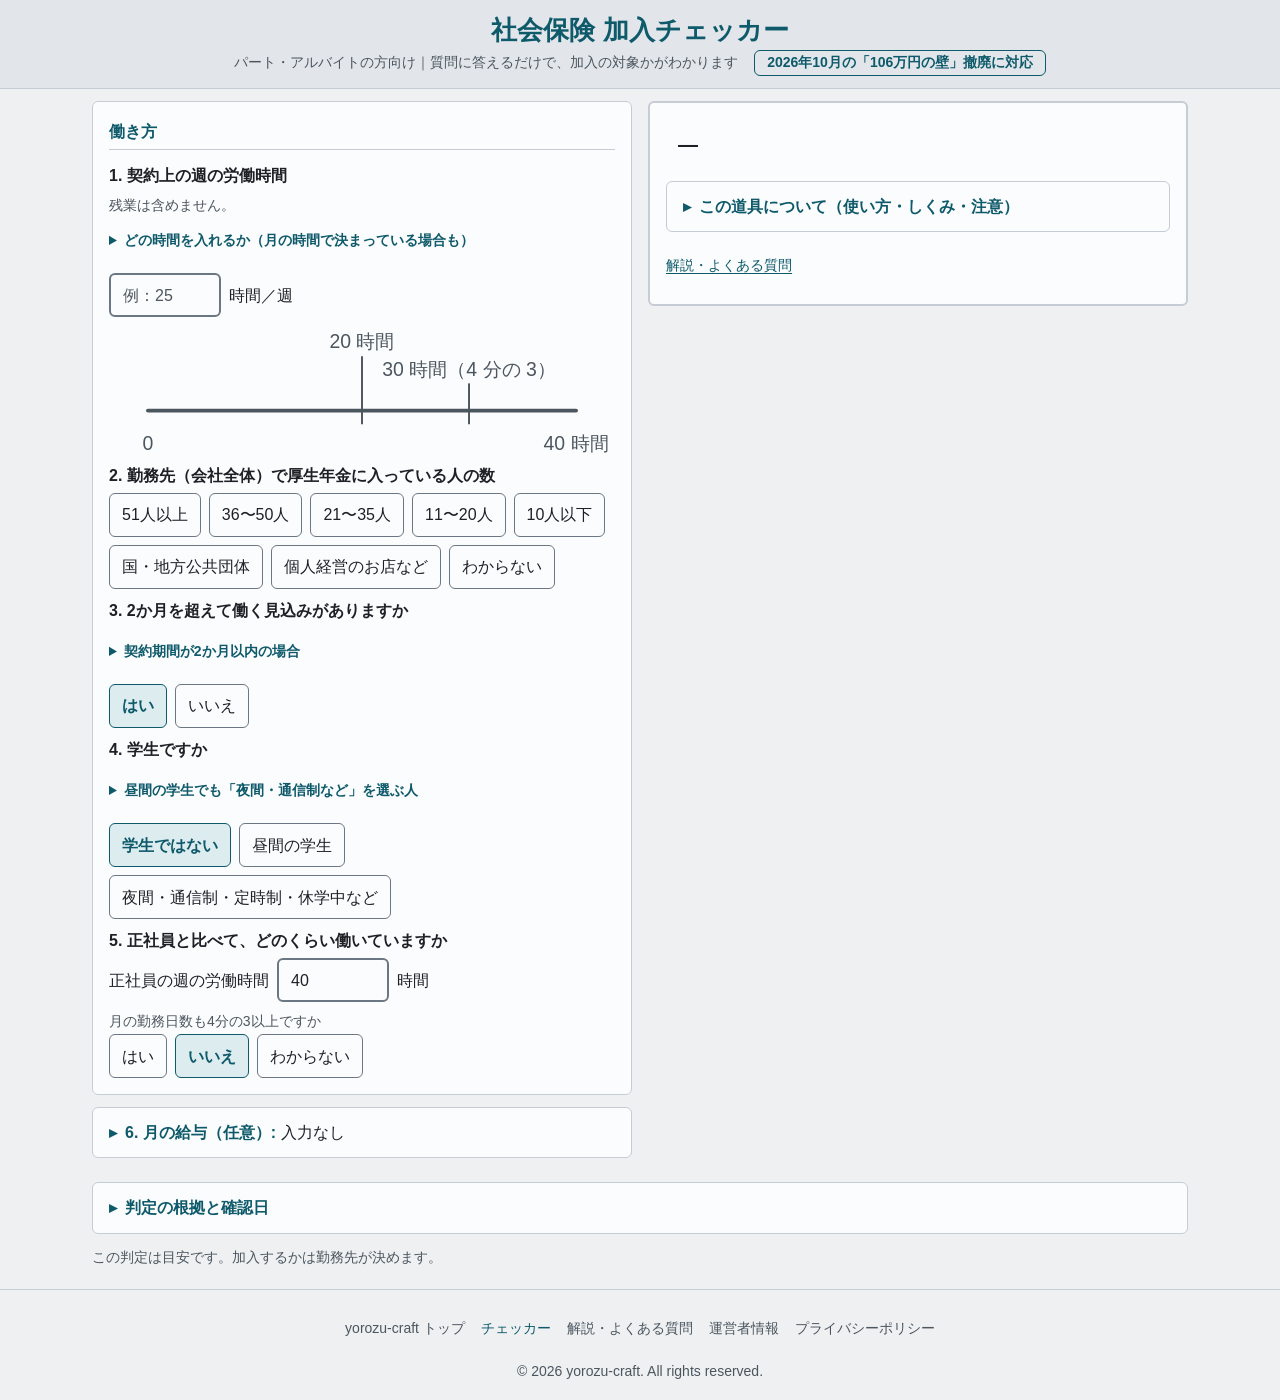
<file: index.html>
<!DOCTYPE html>
<html lang="ja">
<head>
  <meta charset="UTF-8">
  <meta name="viewport" content="width=device-width, initial-scale=1.0">
  <title>社会保険 加入チェッカー｜2026年10月の適用拡大・106万円の壁撤廃に対応</title>
  <meta name="description" content="パート・アルバイトの方が、自分が社会保険（厚生年金・健康保険）の加入対象かを質問に答えるだけで確認できる無料ツール。2026年10月の賃金要件（106万円の壁）撤廃と、2027年以降の企業規模要件の縮小に対応。保険料の目安も表示します。">
  <meta name="keywords" content="社会保険,加入条件,パート,アルバイト,106万円の壁,撤廃,2026年10月,適用拡大,週20時間,厚生年金,健康保険">
  <meta name="author" content="yorozu-craft">
  <meta name="robots" content="index, follow">
  <link rel="canonical" href="https://yorozu-craft.com/shaho-check/">

  <meta property="og:title" content="社会保険 加入チェッカー｜2026年10月の適用拡大に対応">
  <meta property="og:description" content="パート・アルバイトの方が、自分が社会保険の加入対象かを質問に答えるだけで確認できる無料ツール。106万円の壁の撤廃に対応。">
  <meta property="og:type" content="website">
  <meta property="og:url" content="https://yorozu-craft.com/shaho-check/">
  <meta property="og:site_name" content="yorozu-craft">
  <meta property="og:locale" content="ja_JP">
  <meta property="og:image" content="https://yorozu-craft.com/shaho-check/og-image.png">
  <meta property="og:image:width" content="1200">
  <meta property="og:image:height" content="630">
  <meta name="twitter:card" content="summary_large_image">
  <meta name="theme-color" content="#eef0f2" media="(prefers-color-scheme: light)">
  <meta name="theme-color" content="#15191d" media="(prefers-color-scheme: dark)">

  <script type="application/ld+json">
  {
    "@context": "https://schema.org",
    "@type": "WebApplication",
    "name": "社会保険 加入チェッカー",
    "description": "パート・アルバイトの方が、社会保険（厚生年金・健康保険）の加入対象かを確認できる無料ツール。2026年10月の賃金要件撤廃と企業規模要件の段階的な縮小に対応。",
    "url": "https://yorozu-craft.com/shaho-check/",
    "applicationCategory": "UtilitiesApplication",
    "operatingSystem": "All",
    "offers": { "@type": "Offer", "price": "0", "priceCurrency": "JPY" },
    "inLanguage": "ja"
  }
  </script>

  <!-- Google AdSense: サイト所有確認の meta だけ（広告の script は外した。yorozu-plans D863） -->
  <meta name="google-adsense-account" content="ca-pub-5375267956079717">

  <link rel="icon" href="./favicon.svg" type="image/svg+xml">
  <link rel="manifest" href="/manifest.webmanifest">
  <link rel="stylesheet" href="./style.css">
</head>
<body>

  <!-- 上端の固定バー（SCREEN.md 1.1・D59）。判定が出て、結果が画面の外にあるときだけ screen.js が出す。読み込み時は hidden -->
  <div class="fixed-bar" id="fixbar" role="status" hidden>
    <a href="#result"><span id="fixbar-text"></span> ▸ 結果へ</a>
  </div>

  <header class="app-header">
    <h1>社会保険 加入チェッカー</h1>
    <p class="subtitle">パート・アルバイトの方向け｜質問に答えるだけで、加入の対象かがわかります</p>
    <span class="badge">2026年10月の「106万円の壁」撤廃に対応</span>
  </header>

  <main class="app-main">

    <!-- 画面の骨組み「入力 → 結果」（yorozu-plans の docs/SCREEN.md 1.1）。1〜5 の質問 → 判定の結果 → 6（任意）の details -->
    <form id="check-form" novalidate>
      <fieldset class="card req">
      <legend>働き方</legend>

      <!-- 1. 週の労働時間 -->
      <div class="q">
        <label class="q-title" for="weekly-hours">1. 契約上の週の労働時間</label>
        <p class="hint">残業は含めません。</p>
        <details class="more"><summary>どの時間を入れるか（月の時間で決まっている場合も）</summary><p class="hint">雇用契約書か労働条件通知書に書かれている時間です。月の時間で決まっているときは「月の時間 × 12 ÷ 52」で週に直します。</p></details>
        <div class="num-row">
          <input type="number" id="weekly-hours" name="weeklyHours" min="0" max="80" step="0.5" inputmode="decimal" placeholder="例：25">
          <span>時間／週</span>
        </div>
        <!-- 週の労働時間の線（app.js の renderHoursLine。境目は ShahoJudge.hoursLines。字は数字と単位だけ。画面だけで紙に出さない） -->
        <div id="hours-line" class="hours-line"></div>
      </div>

      <!-- 2. 勤務先の規模 -->
      <fieldset class="q">
        <legend>2. 勤務先（会社全体）で厚生年金に入っている人の数</legend>
        <div class="choices">
          <label><input type="radio" name="employer" value="51+">51人以上</label>
          <label><input type="radio" name="employer" value="36-50">36〜50人</label>
          <label><input type="radio" name="employer" value="21-35">21〜35人</label>
          <label><input type="radio" name="employer" value="11-20">11〜20人</label>
          <label><input type="radio" name="employer" value="1-10">10人以下</label>
          <label><input type="radio" name="employer" value="public">国・地方公共団体</label>
          <label><input type="radio" name="employer" value="sole">個人経営のお店など</label>
          <label><input type="radio" name="employer" value="unknown">わからない</label>
        </div>
      </fieldset>

      <!-- 3. 雇用期間 -->
      <fieldset class="q">
        <legend>3. 2か月を超えて働く見込みがありますか</legend>
        <details class="more"><summary>契約期間が2か月以内の場合</summary><p class="hint">「更新する場合がある」と書かれていれば「はい」です。</p></details>
        <div class="choices">
          <label><input type="radio" name="overTwoMonths" value="yes" checked>はい</label>
          <label><input type="radio" name="overTwoMonths" value="no">いいえ</label>
        </div>
      </fieldset>

      <!-- 4. 学生 -->
      <fieldset class="q">
        <legend>4. 学生ですか</legend>
        <details class="more"><summary>昼間の学生でも「夜間・通信制など」を選ぶ人</summary><p class="hint">卒業後も同じ職場で働く予定の人、社会人大学院生などです。</p></details>
        <div class="choices">
          <label><input type="radio" name="student" value="none" checked>学生ではない</label>
          <label><input type="radio" name="student" value="daytime">昼間の学生</label>
          <label><input type="radio" name="student" value="other">夜間・通信制・定時制・休学中など</label>
        </div>
      </fieldset>

      <!-- 5. 4分の3基準 -->
      <fieldset class="q">
        <legend>5. 正社員と比べて、どのくらい働いていますか</legend>
        <div class="num-row">
          <label for="fulltime-hours">正社員の週の労働時間</label>
          <input type="number" id="fulltime-hours" name="fullTimeHours" min="1" max="80" step="0.5" value="40" inputmode="decimal">
          <span>時間</span>
        </div>
        <p class="sub-q">月の勤務日数も4分の3以上ですか</p>
        <div class="choices">
          <label><input type="radio" name="daysThreeQuarter" value="yes">はい</label>
          <label><input type="radio" name="daysThreeQuarter" value="no" checked>いいえ</label>
          <label><input type="radio" name="daysThreeQuarter" value="unknown">わからない</label>
        </div>
      </fieldset>
      </fieldset>
    </form>

    <!-- 結果（入力に合わせて自動で更新）。必須の 2 問（1 と 2）に答えるまでは「—」 -->
    <section id="result" class="card result result-card" tabindex="-1" aria-live="polite">
      <p id="result-title" class="result-title">—</p>
      <div id="result-body" hidden>
      <!-- 規模の条件が下がる年表と、勤務先が対象に入る節目（app.js の renderTimeline。字は足さない） -->
      <div id="nenpyo" class="nenpyo"></div>
      <h3>判定の理由</h3>
      <ul id="result-reasons"></ul>
      <div id="result-notes-wrap">
        <h3>あわせて確認してください</h3>
        <ul id="result-notes"></ul>
      </div>
      <div id="premium-wrap" hidden>
        <h3>保険料の目安（本人負担・月額）</h3>
        <table class="premium">
          <tbody>
            <tr><th>厚生年金</th><td id="p-pension"></td></tr>
            <tr><th>健康保険</th><td id="p-health"></td></tr>
            <tr><th><a href="../seido-keisan/shienkin/">子ども・子育て支援金</a></th><td id="p-kosodate"></td></tr>
            <tr class="total"><th>合計</th><td id="p-total"></td></tr>
          </tbody>
        </table>
        <p class="small">標準報酬月額の等級（<span id="p-grade"></span>）と<span id="rates-asof"></span>時点の料率で計算。<strong>40〜64歳は介護保険料が加わります。</strong></p>
        <details class="more">
          <summary>計算のしかたと保険料調整制度</summary>
          <p class="small">月の給与を標準報酬月額の等級に当てはめ、等級の額 × 料率 ÷ 2（本人負担）。実際の等級は勤務先が届け出る額で決まります。料率は厚生年金 18.3%、健康保険 9.9%（協会けんぽの全国平均。都道府県や加入する健康保険で違います）、子ども・子育て支援金 0.23%。等級は協会けんぽ・日本年金機構の保険料額表のとおりで、1円未満は50銭以下を切り捨て、50銭を超えると切り上げています。</p>
          <p class="small">勤務先が「保険料調整制度」を使う場合、新たに加入した人の保険料負担が通算3年間軽くなります（軽くなる割合は月収によって異なり、3年目は半分になります）。使うかどうかは勤務先が決めます。</p>
          <ul id="premium-sources" class="sources"></ul>
        </details>
      </div>
      </div>
      <!-- about-tool: 道具の説明（使い方ページの要約。WRITING 1 章） -->
      <details class="about-tool card opt no-print" id="about-tool">
        <summary>この道具について（使い方・しくみ・注意）</summary>
        <h3>社会保険 加入チェッカーでわかること</h3>
        <p>パート・アルバイトの人が、勤め先の社会保険（厚生年金・健康保険）に加入する対象かを、質問に答えて確かめます。2026 年 10 月から「月額賃金 8.8 万円以上」（106 万円の壁）の条件はなくなりました（最低賃金の減額の特例を受けていて月の賃金が8.8万円未満の人を除く）。</p>
        <h3>使い方の要点</h3>
        <ul>
          <li>契約上の週の労働時間・働く見込みの期間・学生かどうか・勤め先の人数に答えます。</li>
          <li>対象になる場合は、加入したときの保険料の目安も出します。</li>
        </ul>
        <h3>しくみ</h3>
        <p>残る条件は、週の労働時間が 20 時間以上、2 か月を超えて働く見込み、学生ではない、勤め先が厚生年金に入っている人が一定の人数以上の会社、の 4 つです。会社の人数の条件は 2035 年 10 月までに段階的になくなります。</p>
        <h3>注意</h3>
        <p>正社員の所定労働時間・日数の 4 分の 3 以上働いている人は、ほかの条件に関係なく対象です。130 万円の壁（配偶者の扶養）は別の仕組みです。</p>
      </details>
      <!-- /about-tool -->

      <p class="small guide-link"><a href="./guide.html">解説・よくある質問</a></p>
    </section>

    <!-- 6. 保険料の目安（任意）。結果の後ろの details（SCREEN.md 1.1 の 4）。入力欄は form 属性で check-form に入れる -->
    <details class="card opt" id="opt-wage">
      <summary>6. 月の給与（任意）: <span class="opt-state"></span></summary>
      <div class="q">
        <label class="q-title" for="monthly-wage">6. 月の給与（任意・保険料の目安を出すため）</label>
        <p class="hint">通勤手当や毎月の手当を含めた、1か月の給与の総額です（賞与は除きます）。</p>
        <div class="num-row">
          <input type="number" id="monthly-wage" name="monthlyWage" form="check-form" min="0" step="1000" inputmode="numeric" placeholder="例：100000">
          <span>円／月</span>
        </div>
      </div>
    </details>

    <!-- 判定の根拠と確認日は details に（WRITING.md: 条文・出典の列挙は折りたたむ）。確認日から 6 か月たった注意は、閉じていても見えるよう外に出す -->
    <p id="stale-warning" class="stale" hidden>最終確認日から6か月以上たちました。下の公式ページで確かめてください。</p>
    <details class="card opt basis" id="basis">
      <summary id="basis-heading">判定の根拠と確認日</summary>
      <p>根拠: 令和7年年金制度改正法（2025年6月13日成立）、日本年金機構・厚生労働省の公式ページ。最終確認日 <time id="checked-date"></time>。</p>
      <dl class="info-list">
        <dt>根拠となる法律</dt>
        <dd>社会経済の変化を踏まえた年金制度の機能強化のための国民年金法等の一部を改正する等の法律（令和7年年金制度改正法。2025年6月13日成立）</dd>
        <dt>主な改正</dt>
        <dd>2026年10月：月額賃金8.8万円以上の条件を撤廃<br>2027年10月〜2035年10月：会社の規模の条件を段階的に縮小・撤廃</dd>
      </dl>
      <ul id="sources" class="sources"></ul>
    </details>

    <p class="disclaimer">
      この判定は目安です。加入するかは勤務先が決めます。
    </p>

  </main>

  <footer class="app-footer">
    <nav class="footer-nav" aria-label="フッターナビゲーション">
      <ul>
        <li><a href="../">yorozu-craft トップ</a></li>
        <li><a href="./" aria-current="page">チェッカー</a></li>
        <li><a href="./guide.html">解説・よくある質問</a></li>
        <li><a href="../about.html">運営者情報</a></li>
        <li><a href="../privacy-policy.html">プライバシーポリシー</a></li>
      </ul>
    </nav>
    <p>&copy; 2026 yorozu-craft. All rights reserved.</p>
  </footer>

  <script src="./used.js"></script>
  <script src="./judge.js"></script>
  <script src="./screen.js"></script>
  <script src="./app.js"></script>
  <!-- Cloudflare Web Analytics（Cookie を使わないアクセス解析） --><script type='module' src='https://static.cloudflareinsights.com/beacon.min.js' data-cf-beacon='{"token": "b79bf821e1fd4b6683866d493b1de426"}'></script><!-- End Cloudflare Web Analytics -->
</body>
</html>
</file>
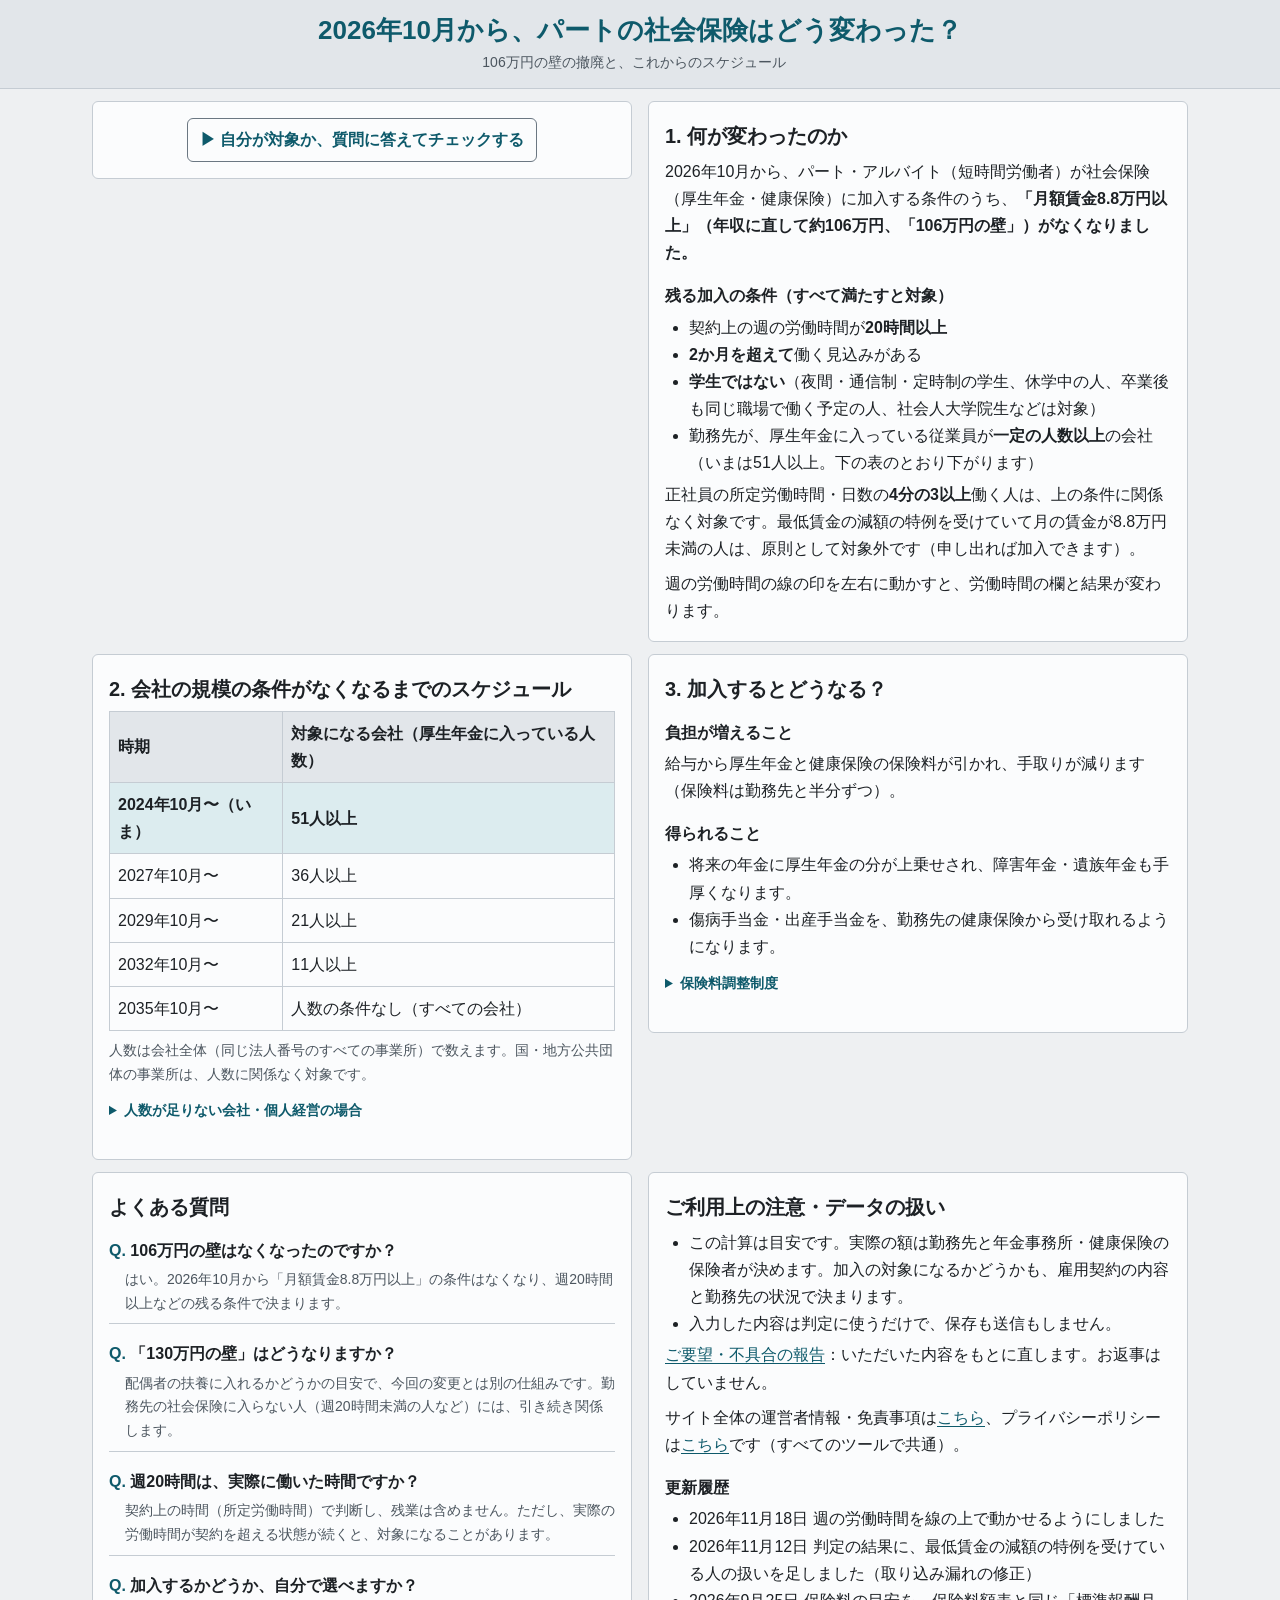
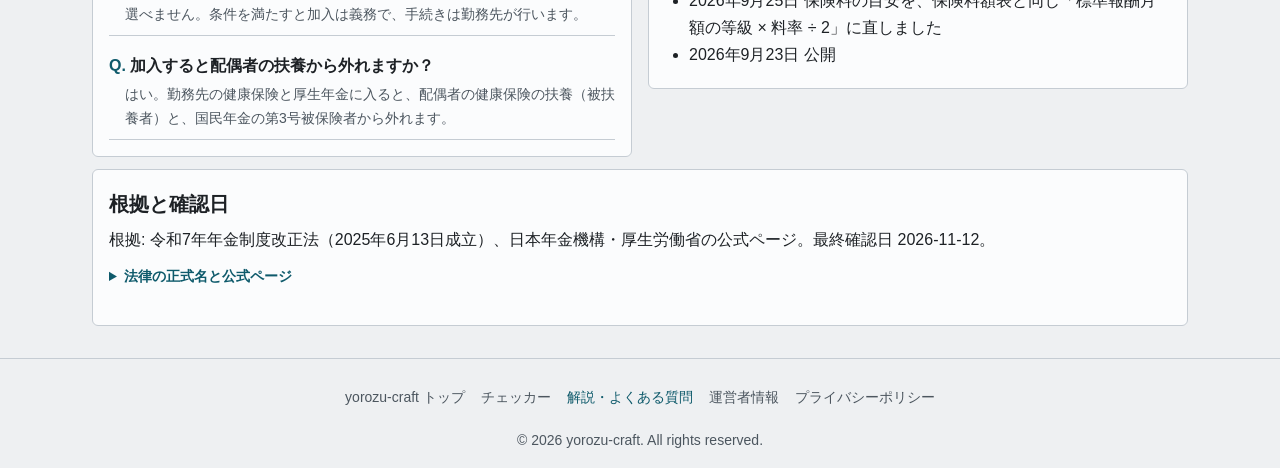
<file: guide.html>
<!DOCTYPE html>
<html lang="ja">
<head>
  <meta charset="UTF-8">
  <meta name="viewport" content="width=device-width, initial-scale=1.0">
  <title>2026年10月からパートの社会保険はどう変わった？106万円の壁の撤廃と今後のスケジュール｜社会保険 加入チェッカー</title>
  <meta name="description" content="2026年10月、パート・アルバイトの社会保険の加入条件から「月8.8万円（106万円の壁）」がなくなりました。残る条件、会社の規模の要件が2035年までに段階的になくなるスケジュール、加入するとどうなるか。">
  <meta name="robots" content="index, follow">
  <link rel="canonical" href="https://yorozu-craft.com/shaho-check/guide.html">

  <meta property="og:title" content="2026年10月からパートの社会保険はどう変わった？106万円の壁の撤廃と今後のスケジュール">
  <meta property="og:description" content="106万円の壁の撤廃、残る加入条件、会社の規模の要件がなくなるまでのスケジュールを解説。">
  <meta property="og:type" content="article">
  <meta property="og:url" content="https://yorozu-craft.com/shaho-check/guide.html">
  <meta property="og:site_name" content="yorozu-craft">
  <meta property="og:locale" content="ja_JP">
  <meta property="og:image" content="https://yorozu-craft.com/shaho-check/og-image.png">
  <meta property="og:image:width" content="1200">
  <meta property="og:image:height" content="630">
  <meta name="twitter:card" content="summary_large_image">

  <script type="application/ld+json">
  {
    "@context": "https://schema.org",
    "@type": "FAQPage",
    "mainEntity": [
      {
        "@type": "Question",
        "name": "106万円の壁はなくなったのですか？",
        "acceptedAnswer": { "@type": "Answer", "text": "はい。2026年10月から「月額賃金8.8万円以上」の条件はなくなり、週20時間以上などの残る条件で決まります。" }
      },
      {
        "@type": "Question",
        "name": "「130万円の壁」はどうなりますか？",
        "acceptedAnswer": { "@type": "Answer", "text": "配偶者の扶養に入れるかどうかの目安で、今回の変更とは別の仕組みです。勤務先の社会保険に入らない人（週20時間未満の人など）には、引き続き関係します。" }
      },
      {
        "@type": "Question",
        "name": "週20時間は、実際に働いた時間ですか？",
        "acceptedAnswer": { "@type": "Answer", "text": "契約上の時間（所定労働時間）で判断し、残業は含めません。ただし、実際の労働時間が契約を超える状態が続くと、対象になることがあります。" }
      },
      {
        "@type": "Question",
        "name": "加入するかどうか、自分で選べますか？",
        "acceptedAnswer": { "@type": "Answer", "text": "選べません。条件を満たすと加入は義務で、手続きは勤務先が行います。" }
      },
      {
        "@type": "Question",
        "name": "加入すると配偶者の扶養から外れますか？",
        "acceptedAnswer": { "@type": "Answer", "text": "はい。勤務先の健康保険と厚生年金に入ると、配偶者の健康保険の扶養（被扶養者）と、国民年金の第3号被保険者から外れます。" }
      }
    ]
  }
  </script>

  <!-- Google AdSense（サイト所有確認 + 広告配信スクリプト） -->
  <meta name="google-adsense-account" content="ca-pub-5375267956079717">
  <script async src="https://pagead2.googlesyndication.com/pagead/js/adsbygoogle.js?client=ca-pub-5375267956079717"
     crossorigin="anonymous"></script>

  <link rel="icon" href="./favicon.svg" type="image/svg+xml">
  <link rel="manifest" href="/manifest.webmanifest">
  <link rel="stylesheet" href="./style.css">
</head>
<body>

  <header class="app-header">
    <h1>2026年10月から、パートの社会保険はどう変わった？</h1>
    <p class="subtitle">106万円の壁の撤廃と、これからのスケジュール</p>
  </header>

  <main class="app-main">

    <p class="card cta"><a class="chip" href="./">▶ 自分が対象か、質問に答えてチェックする</a></p>

    <article class="card content">
      <h2>1. 何が変わったのか</h2>
      <p>2026年10月から、パート・アルバイト（短時間労働者）が社会保険（厚生年金・健康保険）に加入する条件のうち、<strong>「月額賃金8.8万円以上」（年収に直して約106万円、「106万円の壁」）がなくなりました。</strong></p>

      <h3>残る加入の条件（すべて満たすと対象）</h3>
      <ul>
        <li>契約上の週の労働時間が<strong>20時間以上</strong></li>
        <li><strong>2か月を超えて</strong>働く見込みがある</li>
        <li><strong>学生ではない</strong>（夜間・通信制・定時制の学生、休学中の人、卒業後も同じ職場で働く予定の人、社会人大学院生などは対象）</li>
        <li>勤務先が、厚生年金に入っている従業員が<strong>一定の人数以上</strong>の会社（いまは51人以上。下の表のとおり下がります）</li>
      </ul>
      <p>正社員の所定労働時間・日数の<strong>4分の3以上</strong>働く人は、上の条件に関係なく対象です。最低賃金の減額の特例を受けていて月の賃金が8.8万円未満の人は、原則として対象外です（申し出れば加入できます）。</p>
      <p>週の労働時間の線の印を左右に動かすと、労働時間の欄と結果が変わります。</p>
    </article>

    <article class="card content">
      <h2>2. 会社の規模の条件がなくなるまでのスケジュール</h2>
      <table class="schedule">
        <thead><tr><th>時期</th><th>対象になる会社（厚生年金に入っている人数）</th></tr></thead>
        <tbody>
          <tr data-from="2024-10-01" data-to="2027-10-01"><td>2024年10月〜</td><td>51人以上</td></tr>
          <tr data-from="2027-10-01" data-to="2029-10-01"><td>2027年10月〜</td><td>36人以上</td></tr>
          <tr data-from="2029-10-01" data-to="2032-10-01"><td>2029年10月〜</td><td>21人以上</td></tr>
          <tr data-from="2032-10-01" data-to="2035-10-01"><td>2032年10月〜</td><td>11人以上</td></tr>
          <tr data-from="2035-10-01" data-to="9999-12-31"><td>2035年10月〜</td><td>人数の条件なし（すべての会社）</td></tr>
        </tbody>
      </table>
      <p class="small">人数は会社全体（同じ法人番号のすべての事業所）で数えます。国・地方公共団体の事業所は、人数に関係なく対象です。</p>
      <details class="more">
        <summary>人数が足りない会社・個人経営の場合</summary>
        <p class="small">人数が足りない会社でも、労使で合意して任意に加入の対象にしている場合があります。個人経営の事業所は、業種や人数によって扱いが異なるため、勤務先に確認してください。</p>
      </details>
    </article>

    <article class="card content">
      <h2>3. 加入するとどうなる？</h2>
      <h3>負担が増えること</h3>
      <p>給与から厚生年金と健康保険の保険料が引かれ、手取りが減ります（保険料は勤務先と半分ずつ）。</p>
      <h3>得られること</h3>
      <ul>
        <li>将来の年金に厚生年金の分が上乗せされ、障害年金・遺族年金も手厚くなります。</li>
        <li>傷病手当金・出産手当金を、勤務先の健康保険から受け取れるようになります。</li>
      </ul>
      <details class="more">
        <summary>保険料調整制度</summary>
        <p>勤務先が「保険料調整制度」を使うと、新たに加入した人の保険料負担が通算3年間軽くなります（割合は月収で異なり、3年目は半分）。将来の年金額には影響せず、使うかどうかは勤務先が決めます。</p>
      </details>
    </article>

    <article id="faq" class="card content">
      <h2>よくある質問</h2>
      <dl class="faq">
        <dt>106万円の壁はなくなったのですか？</dt>
        <dd>はい。2026年10月から「月額賃金8.8万円以上」の条件はなくなり、週20時間以上などの残る条件で決まります。</dd>

        <dt>「130万円の壁」はどうなりますか？</dt>
        <dd>配偶者の扶養に入れるかどうかの目安で、今回の変更とは別の仕組みです。勤務先の社会保険に入らない人（週20時間未満の人など）には、引き続き関係します。</dd>

        <dt>週20時間は、実際に働いた時間ですか？</dt>
        <dd>契約上の時間（所定労働時間）で判断し、残業は含めません。ただし、実際の労働時間が契約を超える状態が続くと、対象になることがあります。</dd>

        <dt>加入するかどうか、自分で選べますか？</dt>
        <dd>選べません。条件を満たすと加入は義務で、手続きは勤務先が行います。</dd>

        <dt>加入すると配偶者の扶養から外れますか？</dt>
        <dd>はい。勤務先の健康保険と厚生年金に入ると、配偶者の健康保険の扶養（被扶養者）と、国民年金の第3号被保険者から外れます。</dd>
      </dl>
    </article>

    <article class="card content" id="basis">
      <h2>根拠と確認日</h2>
      <p>根拠: 令和7年年金制度改正法（2025年6月13日成立）、日本年金機構・厚生労働省の公式ページ。最終確認日 <time datetime="2026-11-12">2026-11-12</time>。</p>
      <details class="more">
        <summary>法律の正式名と公式ページ</summary>
      <dl class="info-list">
        <dt>根拠となる法律</dt>
        <dd>社会経済の変化を踏まえた年金制度の機能強化のための国民年金法等の一部を改正する等の法律（令和7年年金制度改正法。2025年6月13日成立）</dd>
        <dt>最終確認日</dt>
        <dd><time datetime="2026-11-12">2026年11月12日</time>（下の公式ページで確認）</dd>
      </dl>
      <ul>
        <li><a href="https://www.nenkin.go.jp/oshirase/topics/2021/0219.html" target="_blank" rel="noopener noreferrer">日本年金機構「短時間労働者に対する健康保険・厚生年金保険の適用拡大のご案内」</a></li>
        <li><a href="https://www.nenkin.go.jp/service/kounen/tekiyo/jigyosho/tanjikan.html" target="_blank" rel="noopener noreferrer">日本年金機構「短時間労働者に対する健康保険・厚生年金保険の適用の拡大」</a></li>
        <li><a href="https://www.nenkin.go.jp/section/faq/kounen/tekiyoukakudai/tanjikan/gakusei02.html" target="_blank" rel="noopener noreferrer">日本年金機構 年金Q&amp;A（学生の扱い）</a></li>
        <li><a href="https://www.mhlw.go.jp/tekiyoukakudai/" target="_blank" rel="noopener noreferrer">厚生労働省「社会保険適用拡大 特設サイト」</a></li>
        <li><a href="https://www.mhlw.go.jp/stf/seisakunitsuite/bunya/0000147284_00017.html" target="_blank" rel="noopener noreferrer">厚生労働省「年金制度改正法」</a></li>
        <li><a href="https://www.nenkin.go.jp/service/yougo/tagyo/gengaku.html" target="_blank" rel="noopener noreferrer">日本年金機構「特定減額特例対象者」</a></li>
        <li><a href="https://laws.e-gov.go.jp/law/329AC0000000115" target="_blank" rel="noopener noreferrer">厚生年金保険法 附則第4条の6</a>・<a href="https://laws.e-gov.go.jp/law/211AC0000000070" target="_blank" rel="noopener noreferrer">健康保険法 附則第8条の3の2</a></li>
      </ul>
      <p class="small">制度は変わることがあります。最終確認日から時間がたっている場合は、公式ページで最新の情報をご確認ください。</p>
      </details>
    </article>

    <article id="notes" class="card content">
      <h2>ご利用上の注意・データの扱い</h2>
      <ul>
        <li>この計算は目安です。実際の額は勤務先と年金事務所・健康保険の保険者が決めます。加入の対象になるかどうかも、雇用契約の内容と勤務先の状況で決まります。</li>
        <li>入力した内容は判定に使うだけで、保存も送信もしません。</li>
      </ul>
      <p><a href="/post/?from=/shaho-check/guide.html">ご要望・不具合の報告</a>：いただいた内容をもとに直します。お返事はしていません。</p>
      <p>サイト全体の運営者情報・免責事項は<a href="../about.html">こちら</a>、プライバシーポリシーは<a href="../privacy-policy.html">こちら</a>です（すべてのツールで共通）。</p>

      <h3 id="changelog">更新履歴</h3>
      <ul>
        <li><time datetime="2026-11-18">2026年11月18日</time> 週の労働時間を線の上で動かせるようにしました</li>
        <li><time datetime="2026-11-12">2026年11月12日</time> 判定の結果に、最低賃金の減額の特例を受けている人の扱いを足しました（取り込み漏れの修正）</li>
        <li><time datetime="2026-09-25">2026年9月25日</time> 保険料の目安を、保険料額表と同じ「標準報酬月額の等級 × 料率 ÷ 2」に直しました</li>
        <li><time datetime="2026-09-23">2026年9月23日</time> 公開</li>
      </ul>
    </article>

  </main>

  <footer class="app-footer">
    <nav class="footer-nav" aria-label="フッターナビゲーション">
      <ul>
        <li><a href="../">yorozu-craft トップ</a></li>
        <li><a href="./">チェッカー</a></li>
        <li><a href="./guide.html" aria-current="page">解説・よくある質問</a></li>
        <li><a href="../about.html">運営者情報</a></li>
        <li><a href="../privacy-policy.html">プライバシーポリシー</a></li>
      </ul>
    </nav>
    <p>&copy; 2026 yorozu-craft. All rights reserved.</p>
    <!-- AD_PLACEHOLDER: 広告の位置を指定する場合はここに AdSense の広告ユニットを入れる（今は全ページの <head> のタグによる自動広告） -->
  </footer>

  <script>
    // スケジュール表の「いまの段階」の行を強調する
    (function () {
      var d = new Date();
      var t = d.getFullYear() + '-' + String(d.getMonth() + 1).padStart(2, '0') + '-' + String(d.getDate()).padStart(2, '0');
      document.querySelectorAll('.schedule tr[data-from]').forEach(function (tr) {
        if (tr.dataset.from <= t && t < tr.dataset.to) {
          tr.classList.add('now');
          tr.cells[0].textContent += '（いま）';
        }
      });
    })();
  </script>
  <!-- Cloudflare Web Analytics（Cookie を使わないアクセス解析） --><script type='module' src='https://static.cloudflareinsights.com/beacon.min.js' data-cf-beacon='{"token": "b79bf821e1fd4b6683866d493b1de426"}'></script><!-- End Cloudflare Web Analytics -->
</body>
</html>
</file>
<file: style.css>
/* ====================
   社会保険 加入チェッカー — yorozu-craft 共通の和紙風の配色
   =========================== */
/* yorozu-common:begin v2 — サイト共通の土台と皮。正本は youheioonuki.github.io の tools/common/v2/base.css と skin.css（yorozu-plans DESIGN.md）。
   この begin〜end の間は手で直さない（tools/sync-common.mjs で全ツールに配る。ツール固有の上書きは end の後に書く） */
/* yorozu-common v2 土台の層（yorozu-plans ROADMAP 7.98 D369、DESIGN.md）。すべてのページ（見せる・遊ぶ・世界を持つページも）に当てる。
   見た目（色・字・面）は持たない: リセット、押せる高さ、フォーカスの輪、入力の字の大きさ、読み上げの隠し字、動きを減らす設定、印刷で広告を出さない。
   色の値は各ページか共通の皮（skin.css）が --focus-ring・--focus・--muted・--error を決める。無ければ下の既定
   出どころ（v1 から引き継ぎ。2026-10-03 確認、yorozu-plans 企画書 59）: デジタル庁デザインシステム https://design.digital.go.jp/dads/ のコンテンツを加工して作成
   （フォーカスの輪・字の大きさの下限・入力欄のエラー表示。値は @digital-go-jp/design-tokens 2.0.1、MIT, (c) 2023 デジタル庁）。
   GOV.UK Frontend 6.5.1（MIT, (c) Crown copyright）の考え方: visually-hidden、エラーの文の前に読み上げ用の語 */
:root { --tap: 44px; --sp-1: 0.25rem; --sp-2: 0.5rem; --sp-3: 0.75rem; --sp-4: 1rem; --sp-6: 1.5rem; --sp-8: 2rem; --fs-s: 0.875rem; --fs-m: 1rem; --fs-l: 1.25rem; --fs-xl: 1.625rem; }
*, *::before, *::after { box-sizing: border-box; margin: 0; padding: 0; }
[hidden] { display: none !important; }
html { -webkit-text-size-adjust: 100%; text-size-adjust: 100%; }
:where(a, button, input, select, textarea, summary, [tabindex]):focus-visible {
  outline: 4px solid var(--focus-ring, #000); outline-offset: 2px; box-shadow: 0 0 0 2px var(--focus, #ffd43d);
}
@media (forced-colors: active) { :where(a, button, input, select, textarea, summary):focus-visible { outline-color: Highlight; } }
:where(input, select, textarea, button) { font: inherit; color: inherit; }
:where(input:not([type="checkbox"]):not([type="radio"]):not([type="range"]), select, textarea) { font-size: max(1rem, 16px); }
:where(button, summary, [role="button"]) { min-height: var(--tap); }
/* 1 つだけで置くリンク（nav の並び、使い方から道具へ戻るカード、言語の切り替え、パンくず）も押せる高さに。文中のリンクは対象外（WCAG 2.5.8。K192 の全巡回） */
:where(nav li > a, p.card > a:only-child, .lang-switch a, .crumb a) { display: inline-flex; align-items: center; justify-content: center; min-height: var(--tap); min-width: var(--tap); }
[aria-invalid="true"] { border-color: var(--error, #ce0000) !important; }
.field-error { color: var(--error, #ce0000); font-weight: 700; margin-top: var(--sp-1); }
.visually-hidden {
  position: absolute !important; width: 1px !important; height: 1px !important; margin: 0 !important; padding: 0 !important;
  overflow: hidden !important; clip-path: inset(50%) !important; white-space: nowrap !important; border: 0 !important;
}
@media (prefers-reduced-motion: reduce) { *, *::before, *::after { animation-duration: 0.01ms !important; animation-iteration-count: 1 !important; transition-duration: 0.01ms !important; scroll-behavior: auto !important; } }
@media print { ins.adsbygoogle, .google-auto-placed, iframe[id^="aswift"], iframe[id^="google_ads"] { display: none !important; } }
/* yorozu-common v2 共通の皮（B「静かな道具」。yorozu-plans ROADMAP 7.94〜7.99 D364・D366・D369、正典は DESIGN.md）。
   当てるのは計算・制度・道具・読み物・案内（docs/content-classes.csv の「皮」が「共通」）。base.css の後、ページ自身の CSS の前に読む（ページが上書きできる）。
   土台だけのページは <html data-skin="base">（CSV の「皮」から機械で付ける）で、この皮はすべて外れる。同じ CSS を共通と土台のページが使っていても出し分けられる。
   どの規則も :where() で詳細度を上げない（トークンは 0、要素の規則は要素 1 つ分のまま）。影・装飾・2 色以上の強調・端末依存の明朝は使わない */
:where(html:not([data-skin="base"])) {
  color-scheme: light dark;
  --bg: #eef0f2; --bg-2: #e2e6ea; --card: #fbfcfd; --text: #1d2125; --muted: #4c565f;
  --accent: #0e5a6b; --accent-soft: #dcecef; --on-accent: #ffffff;
  --border: #c5ccd3; --input-border: #6b7782;
  --error: #ce0000; --ok: #197a4b; --focus: #ffd43d; --focus-ring: #000;
  --font-ui: "Noto Sans JP", "Noto Sans CJK JP", "Hiragino Sans", "Hiragino Kaku Gothic ProN", Meiryo, sans-serif;
  --lh-body: 1.7; --lh-tight: 1.4; --radius: 6px; --line-input: 2px;
}
@media (prefers-color-scheme: dark) {
  :where(html:not([data-skin="base"])) {
    --bg: #15191d; --bg-2: #1c2227; --card: #1a1f24; --text: #e8ecef; --muted: #a8b3bc;
    --accent: #6fc3d4; --accent-soft: #14323a; --on-accent: #0b1a1e;
    --border: #2f373e; --input-border: #7a8792; --error: #ff8a7a; --ok: #6fcf97; --focus: #000; --focus-ring: #ffd43d;
  }
}
:where(html:not([data-skin="base"])) body { font-family: var(--font-ui); background: var(--bg); color: var(--text); line-height: var(--lh-body); font-variant-numeric: tabular-nums; }
:where(html:not([data-skin="base"])) h1 { font-size: var(--fs-xl); font-weight: 800; line-height: var(--lh-tight); }
:where(html:not([data-skin="base"])) h2 { font-size: var(--fs-l); font-weight: 800; line-height: var(--lh-tight); }
:where(html:not([data-skin="base"])) h3 { font-size: var(--fs-m); font-weight: 800; }
:where(html:not([data-skin="base"])) a { color: var(--accent); text-decoration-thickness: 1px; text-underline-offset: 3px; }
@media (hover: hover) { :where(html:not([data-skin="base"])) a:hover { text-decoration-thickness: 3px; } }
:where(html:not([data-skin="base"])) :where(input, textarea)::placeholder { color: var(--muted); opacity: 1; }
/* 部品: 入力の箱 */
:where(html:not([data-skin="base"])) :where(input:not([type="checkbox"]):not([type="radio"]):not([type="range"]), select, textarea) { border: var(--line-input) solid var(--input-border); border-radius: var(--radius); background: var(--card); min-height: var(--tap); padding: var(--sp-1) var(--sp-3); }
:where(html:not([data-skin="base"])) :where(input, select, textarea):focus { border-color: var(--text); }
/* 部品: ボタン（主は塗り、副は線）。線と角丸は .btn を持たない .btn-primary（<a class="btn-primary">）にも当てる（yorozu-plans D695・Q-905） */
:where(html:not([data-skin="base"])) :where(button, .btn, .btn-primary) { border: 1px solid var(--input-border); border-radius: var(--radius); }
:where(html:not([data-skin="base"])) :where(button, .btn) { background: var(--card); color: var(--text); font-weight: 700; padding: 0 var(--sp-4); cursor: pointer; }
:where(html:not([data-skin="base"])) :where(button[type="submit"], .btn-primary) { background: var(--accent); border-color: var(--accent); color: var(--on-accent); }
/* <a> のボタンは a { color } に負けないよう、詳細度を 1 段だけ上げる（D416。主は副の後に書いて勝たせる） */
:where(html:not([data-skin="base"])) a.btn { color: var(--text); }
:where(html:not([data-skin="base"])) a.btn-primary { color: var(--on-accent); }
/* 部品: チップ・面・折りたたみ（開閉の印 ▶ を残すため list-item のまま、高さは上下の余白と土台の min-height で）・結果の数字・注意の帯・固定バー */
:where(html:not([data-skin="base"])) :where(.chip) { display: inline-flex; align-items: center; min-height: var(--tap); min-width: var(--tap); padding: 0 var(--sp-3); border: 1px solid var(--input-border); border-radius: var(--radius); color: var(--text); text-decoration: none; font-weight: 700; }
:where(html:not([data-skin="base"])) :where(.card) { background: var(--card); border: 1px solid var(--border); border-radius: var(--radius); padding: var(--sp-4); }
:where(html:not([data-skin="base"])) :where(details) > summary { padding-block: var(--sp-2); cursor: pointer; font-weight: 700; }
:where(html:not([data-skin="base"])) :where(.result-num, .money, output) { font-size: var(--fs-xl); font-weight: 800; }
:where(html:not([data-skin="base"])) :where(.notice, [data-keep]) { border-left: 4px solid var(--text); background: var(--bg-2); padding: var(--sp-2) var(--sp-3); }
/* 部品: ページの脚（body の直下の footer）の字は 14px（--fs-s。yorozu-plans D695） */
:where(html:not([data-skin="base"])) :where(body > footer) { font-size: var(--fs-s); }
:where(html:not([data-skin="base"])) :where(.fixed-bar) { position: sticky; bottom: 0; background: var(--card); border-top: 1px solid var(--border); padding: var(--sp-2) var(--sp-4); }
/* yorozu-common:end */

/* ページ固有: 判定の色（加入の対象 --ok・対象外 --muted・確認が必要 --warn）。地は面の色に混ぜて作る */
:root { --warn: #8a5a00; }
@media (prefers-color-scheme: dark) { :root { --warn: #e0b050; } }

/* ヘッダー */
.app-header { text-align: center; padding: var(--sp-3) var(--sp-4); background: var(--bg-2); border-bottom: 1px solid var(--border); }
.app-header h1 { color: var(--accent); }
.app-header .subtitle { font-size: var(--fs-s); color: var(--muted); margin-top: var(--sp-1); }
.app-header > p { max-width: 40em; margin-left: auto; margin-right: auto; }
.badge { display: inline-block; margin-top: var(--sp-2); padding: 0 var(--sp-3); border: 1px solid var(--accent); border-radius: var(--radius); color: var(--accent); font-size: var(--fs-s); font-weight: 700; }

/* レイアウト: スマホは 1 列（質問 → 判定 → 6 → 根拠）、PC は質問を左・判定を右の 2 列（SCREEN 0 章の 7・D371） */
.app-main { max-width: 680px; margin: 0 auto; padding: var(--sp-3); display: grid; gap: var(--sp-3); }
.app-main > * { min-width: 0; }
fieldset.card { min-width: 0; }
@media (min-width: 960px) {
  .app-header { padding: var(--sp-3) var(--sp-4); }
  .app-header .subtitle { display: inline; margin-right: var(--sp-3); }
  .badge { margin-top: 0; }
  .app-main { max-width: 1120px; grid-template-columns: minmax(0, 1fr) minmax(0, 1fr); grid-template-areas: "form result" "opt result" "stale stale" "basis basis" "disc disc"; align-items: start; padding-block: var(--sp-3); gap: var(--sp-3) var(--sp-4); }
  #check-form { grid-area: form; }
  #result { grid-area: result; position: sticky; top: var(--sp-3); }
  #opt-wage { grid-area: opt; }
  #stale-warning { grid-area: stale; }
  #basis { grid-area: basis; }
  .disclaimer { grid-area: disc; }
}

/* 質問 */
.q { border: none; margin-bottom: var(--sp-2); }
.q:last-of-type { margin-bottom: 0; }
.q legend, .q > label.q-title { display: block; font-weight: 700; margin-bottom: var(--sp-1); }
.q .hint { font-size: var(--fs-s); color: var(--muted); margin-bottom: var(--sp-1); }
.num-row { display: flex; align-items: center; gap: var(--sp-2); flex-wrap: wrap; }
.num-row input[type="number"] { width: 7rem; }
.sub-q { margin-top: var(--sp-2); font-size: var(--fs-s); color: var(--muted); }
.req > legend {
  float: left; width: 100%;   /* legend を枠の上に載せず、見出しと同じ見た目で枠の中に置く */
  font-size: var(--fs-m); font-weight: 800; color: var(--accent);
  border-bottom: 1px solid var(--border); padding-bottom: var(--sp-1); margin-bottom: var(--sp-3);
}
.req > legend + * { clear: both; }

/* ラジオを押しやすい選択肢に（見えない入力を枠が包む） */
.choices { display: flex; flex-wrap: wrap; gap: var(--sp-2); }
.choices label { position: relative; display: inline-flex; align-items: center; min-height: var(--tap); padding: 0 var(--sp-3); border: 1px solid var(--input-border); border-radius: var(--radius); background: var(--card); cursor: pointer; user-select: none; }
.choices input { position: absolute; opacity: 0; inset: -1px; width: auto; height: auto; margin: 0; cursor: pointer; }   /* 枠の線ごと覆い、押す所を label と同じ 44px に（Q-449） */
.choices label:has(input:focus-visible) { outline: 4px solid var(--focus-ring); outline-offset: 2px; box-shadow: 0 0 0 2px var(--focus); }   /* 見えない選択肢の代わりに枠へ共通の輪（DADS） */
.choices label:has(input:checked) { border-color: var(--accent); background: var(--accent-soft); color: var(--accent); font-weight: 700; }

/* 結果 */
.result { border-width: 2px; }
.result.covered { border-color: var(--ok); }
.result.not { border-color: var(--muted); }
.result.check { border-color: var(--warn); }
.result-title { font-size: var(--fs-l); font-weight: 800; padding: var(--sp-2) var(--sp-3); border-radius: var(--radius); margin-bottom: var(--sp-3); }
.covered .result-title { background: color-mix(in srgb, var(--ok) 14%, var(--card)); color: var(--ok); }
.not .result-title { background: var(--bg-2); color: var(--muted); }
.check .result-title { background: color-mix(in srgb, var(--warn) 14%, var(--card)); color: var(--warn); }
.result h3 { margin: var(--sp-3) 0 var(--sp-1); }
.result ul { padding-left: var(--sp-6); }
.result li + li { margin-top: var(--sp-1); }
.result-card { scroll-margin-top: 56px; }
.premium th a { display: inline-flex; align-items: center; min-height: var(--tap); }   /* 表の見出しの中のリンクも押せる高さに（Q-449） */   /* 固定バー（44px）で見出しが隠れないように */
.result-card:focus { outline: none; }
p.guide-link { margin-top: var(--sp-3); }   /* 後ろの .small（sp-1）に負けて、上の折りたたみとの間が 5px になっていた（Q-531） */
/* 結果の下の年表（規模の条件の階段）。印は丸の形と塗りの 2 つで、色だけにしない。過ぎた節目は実線、これからは破線 */
.nenpyo svg { width: 100%; height: auto; display: block; margin: 0 0 var(--sp-2); }
.nenpyo .nenpyo-line { fill: none; stroke: var(--text); stroke-width: 3; }
.nenpyo .nenpyo-fill { fill: var(--accent); fill-opacity: 0.18; }
.nenpyo .nenpyo-axis { stroke: var(--muted); stroke-width: 2; }
.nenpyo .nenpyo-tick { stroke: var(--muted); stroke-width: 2; stroke-dasharray: 6 5; }
.nenpyo .nenpyo-tick.passed { stroke-dasharray: none; }
.nenpyo .nenpyo-num, .nenpyo .nenpyo-ym { fill: var(--muted); font-size: 20px; }
.nenpyo .nenpyo-dot { fill: var(--accent); stroke: var(--card); stroke-width: 3; }

/* 1. の欄の下の、週の労働時間の線（Q-526）。境目の線は字と同じ色で、帯に色を付けない（判定は結果の所だけが言う）。画面だけで紙に出さない */
.hours-line svg { width: 100%; height: auto; display: block; margin-top: var(--sp-2); }
.hours-line svg.hl-empty { cursor: pointer; }
.hours-line .hl-track { stroke: var(--muted); stroke-width: 4; stroke-linecap: round; }
.hours-line .hl-edge { stroke: var(--muted); stroke-width: 2; }
.hours-line .hl-num { fill: var(--muted); font-size: 20px; pointer-events: none; }
.hours-line .hl-mark { display: block; cursor: grab; touch-action: none; outline: none; scroll-margin-top: 56px; }   /* 固定バー（44px）の下に送る */
.hours-line .hl-hit { fill: transparent; }
.hours-line .hl-dot { fill: var(--accent); stroke: var(--card); stroke-width: 3; }
.hours-line .hl-mark:focus-visible .hl-dot { stroke: var(--focus-ring); stroke-width: 5; }
.hours-line .hl-mark:focus-visible .hl-hit { stroke: var(--focus-ring); stroke-width: 3; fill: var(--focus); fill-opacity: 0.5; }

/* 保険料の目安 */
.premium { width: 100%; border-collapse: collapse; margin-top: var(--sp-1); }
.premium th, .premium td { padding: var(--sp-1); border-bottom: 1px solid var(--border); text-align: left; }
.premium td { text-align: right; }
.premium tr.total th, .premium tr.total td { font-weight: 800; border-bottom: none; }
.small { font-size: var(--fs-s); color: var(--muted); margin-top: var(--sp-1); }

/* 読みもの */
.content h2 { margin-top: var(--sp-1); margin-bottom: var(--sp-2); }
.content h3 { margin: var(--sp-4) 0 var(--sp-1); }
.content p + p { margin-top: var(--sp-2); }
.content ul, .content ol { padding-left: var(--sp-6); margin: var(--sp-1) 0; }
.cta { text-align: center; }
.schedule { width: 100%; border-collapse: collapse; margin: var(--sp-2) 0; }
.schedule th, .schedule td { border: 1px solid var(--border); padding: var(--sp-2); text-align: left; }
.schedule th { background: var(--bg-2); }
.schedule tr.now td { background: var(--accent-soft); font-weight: 700; }
.faq dt { font-weight: 700; margin-top: var(--sp-4); }
.faq dt::before { content: 'Q. '; color: var(--accent); }
.faq dd { font-size: var(--fs-s); color: var(--muted); padding: var(--sp-1) 0 var(--sp-2) var(--sp-4); border-bottom: 1px solid var(--border); }
.info-list { display: grid; grid-template-columns: max-content 1fr; gap: var(--sp-2) var(--sp-4); }
.info-list dt { font-weight: 700; }
.info-list dd { color: var(--muted); }

/* 注意書き */
.disclaimer { font-size: var(--fs-s); color: var(--muted); }

/* フッター */
.app-footer { text-align: center; padding: var(--sp-4); font-size: var(--fs-s); color: var(--muted); border-top: 1px solid var(--border); margin-top: var(--sp-2); }
.footer-nav ul { list-style: none; display: flex; justify-content: center; flex-wrap: wrap; gap: var(--sp-2) var(--sp-4); margin-bottom: var(--sp-2); }
.footer-nav a { color: var(--muted); text-decoration: none; display: inline-block; padding-block: 0.6875rem; }   /* 押せる高さ 44px */
.footer-nav a:hover, .footer-nav a[aria-current="page"] { color: var(--accent); }

/* 判定の根拠と確認日 */
.basis .info-list { margin-bottom: var(--sp-2); }
.sources { font-size: var(--fs-m); padding-left: var(--sp-6); }
.sources li + li { margin-top: var(--sp-2); }   /* 押す所の間 8px（Q-449） */
.stale { background: color-mix(in srgb, var(--warn) 14%, var(--card)); color: var(--warn); border-radius: var(--radius); padding: var(--sp-2) var(--sp-3); font-weight: 700; }

/* 折りたたみ（補足・条文・出典の一覧はここに入れる） */
details.more { margin: var(--sp-1) 0 var(--sp-2); }
details.more > summary { color: var(--accent); font-size: var(--fs-s); }
details.more[open] > summary { margin-bottom: var(--sp-1); }

/* くわしく入れる（details）。summary の .opt-state に今の状態を出す（screen.js の detailsSummary） */
details.card.opt { padding-block: 0; }
details.card.opt > summary { display: block; min-height: var(--tap); padding-block: 0.6875rem; color: var(--accent); list-style: none; }
details.card.opt > summary::-webkit-details-marker { display: none; }
details.card.opt > summary::before { content: '▸'; margin-right: var(--sp-2); }
details.card.opt[open] > summary::before { content: '▾'; }
details.card.opt[open] { padding-bottom: var(--sp-3); }
details.card.opt[open] > summary { border-bottom: 1px solid var(--border); margin-bottom: var(--sp-3); }
.opt-state { color: var(--text); font-weight: 400; }

/* 固定バー（SCREEN 0 章の 3・D59・D413）: 上端に 1 行、高さ 44px。下端は AdSense のアンカー広告が使う。読み込み時は hidden（screen.js が出し入れする） */
.fixed-bar { position: fixed; top: 0; bottom: auto; left: 0; right: 0; z-index: 50; height: 44px; padding: 0; border-top: 0; border-bottom: 0; box-shadow: inset 0 -2px 0 var(--accent); }   /* 下の線は影で描き、リンクを 44px のまま入れる（Q-449） */
.fixed-bar a { display: block; max-width: 720px; margin: 0 auto; padding: 0 var(--sp-4); height: 44px; line-height: 44px; text-align: center; white-space: nowrap; overflow: hidden; text-overflow: ellipsis; font-weight: 700; text-decoration: none; }
.fixed-bar a:focus-visible { outline-offset: -4px; }   /* 共通の輪を内側に（端で切れないように） */

@media print {
  .fixed-bar { display: none !important; }
  .hours-line { display: none !important; }
  /* 印刷では折りたたみの中も出す */
  main details::details-content { content-visibility: visible; display: block; }
  main details > summary::before { content: none; }
}

/* 1 行に 1 つのリンク（使い方への行・案内のカード・出典の一覧）も押せる高さに（DESIGN の 44px。K192 段 3 の 4 の検収）。
   箱は名指しする。裸の p・li は、字の中の唯一のリンクにも当たって inline でなくなる（Q-518） */
:where(html:not([data-skin="base"])) :where(p.guide-link, p.cta, #basis li, .sources li, .footer-nav li) > a:only-child { display: inline-flex; align-items: center; min-height: var(--tap); }
</file>
